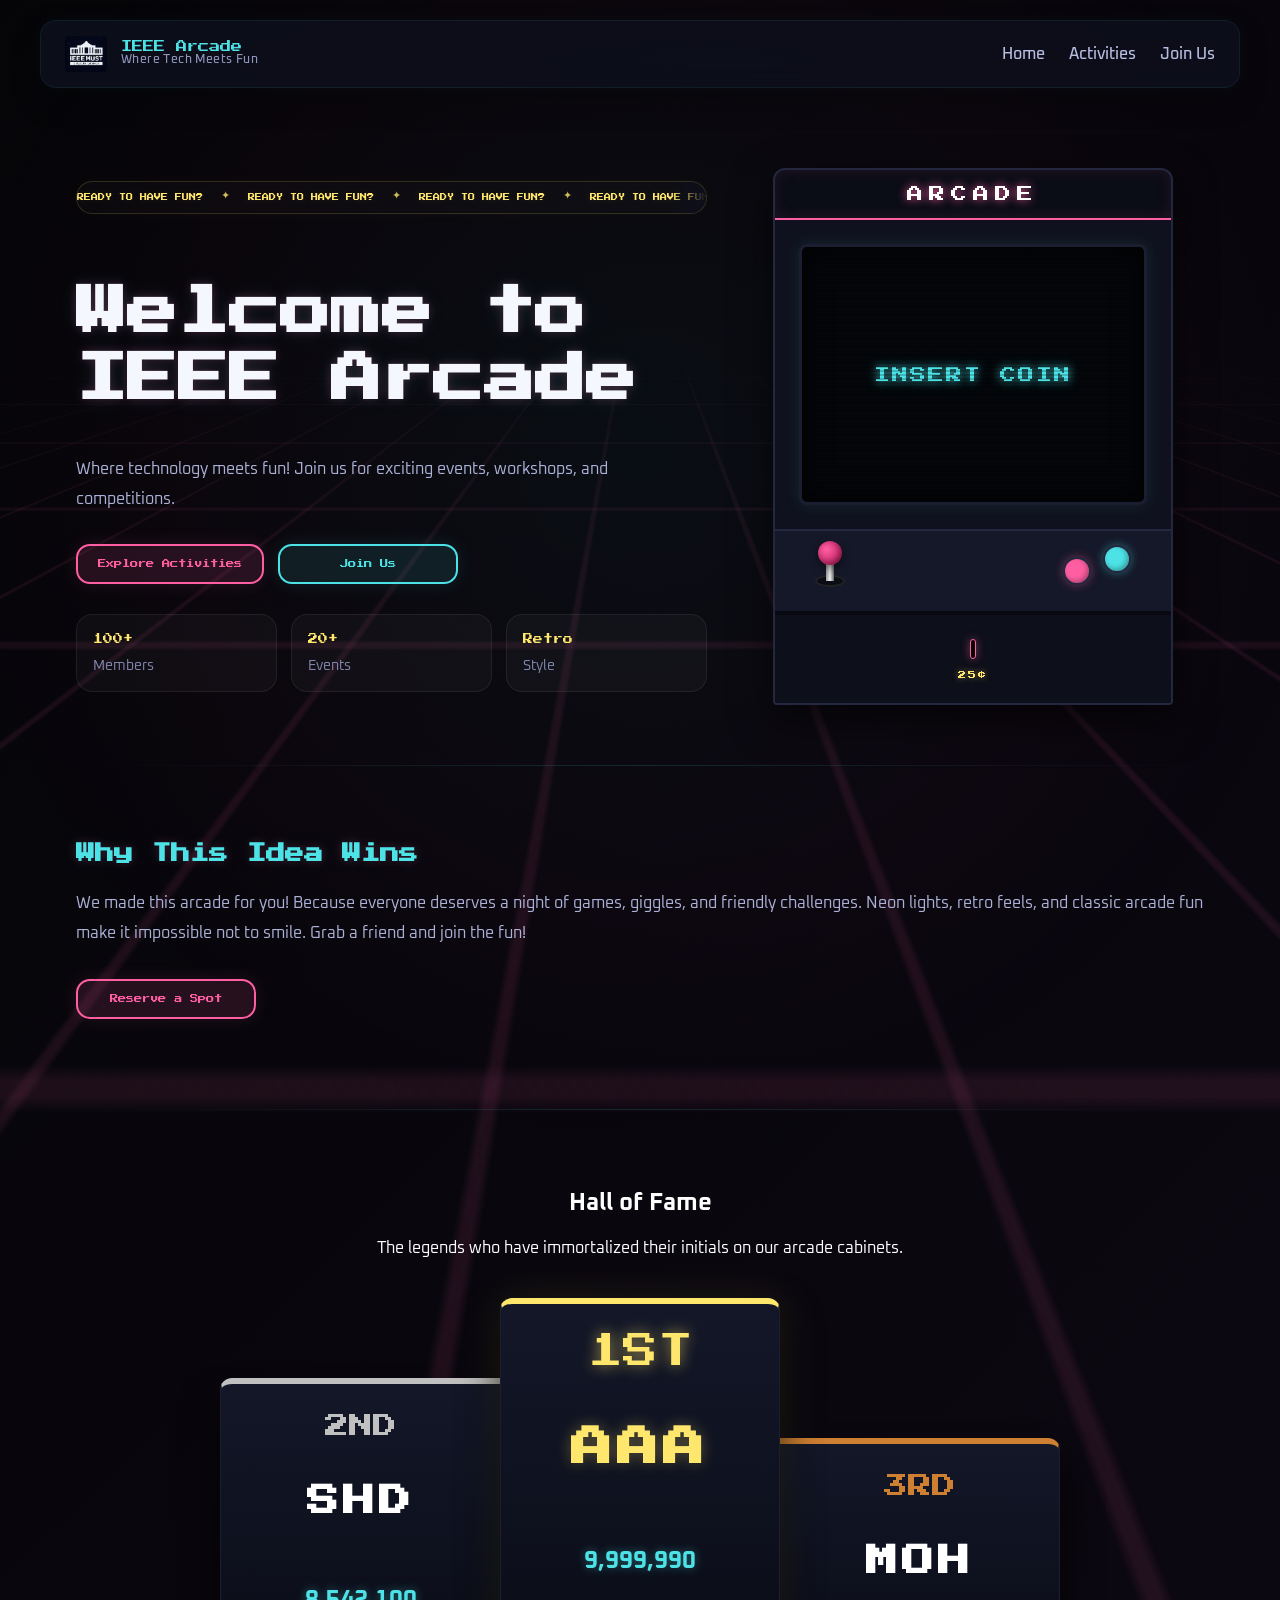
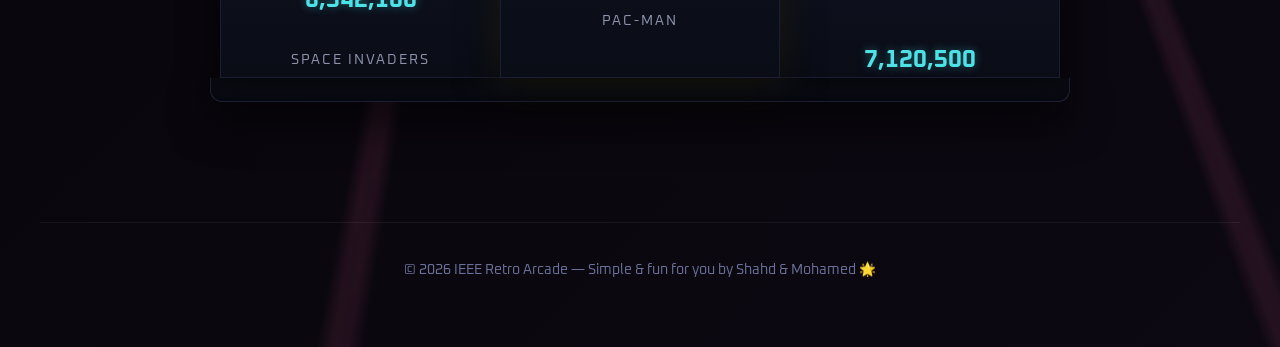
<file: index.html>
<!DOCTYPE html>
<html lang="en">
<head>
  <meta charset="UTF-8">
  <meta name="viewport" content="width=device-width, initial-scale=1.0">
  <title>IEEE Arcade</title>
  <link rel="stylesheet" href="style.css?v=2"> 
  <link rel="preconnect" href="https://fonts.googleapis.com">
  <link rel="preconnect" href="https://fonts.gstatic.com" crossorigin>
  <link href="https://fonts.googleapis.com/css2?family=Oxanium:wght@200..800&family=Press+Start+2P&display=swap" rel="stylesheet">


</head>
<body>
  <div></div>
  <div></div>
  <div></div> 
  <div></div>
  <div></div>

<header class="navbar">
  <div class="logo">
    <img src="./assets/logo.jpeg" class="logo-image">
    <div class="logo-divider">
      <span class="logo-text-main">IEEE Arcade</span>
      <span class="logo-text-sub">Where Tech Meets Fun</span>
  </div>
    
  </div>
  <nav class="nav-links">
    <a href="#home">Home</a>
    <a href="activities.html">Activities</a>
    <a href="join.html">Join Us</a>
  </nav>
</header>

<section id="home" class="home-section">
  <div class="home-content">
    <div class="home-left">

<div class="fun-strip">
  <div class="fun-track">
    <div class="fun-group">
      <span class="ticker-text">READY TO HAVE FUN?</span><span class="ticker-sep">✦</span>
      <span class="ticker-text">READY TO HAVE FUN?</span><span class="ticker-sep">✦</span>
      <span class="ticker-text">READY TO HAVE FUN?</span><span class="ticker-sep">✦</span>
      <span class="ticker-text">READY TO HAVE FUN?</span><span class="ticker-sep">✦</span>
      <span class="ticker-text">READY TO HAVE FUN?</span><span class="ticker-sep">✦</span>
      <span class="ticker-text">READY TO HAVE FUN?</span><span class="ticker-sep">✦</span>
    </div>

    <div class="fun-group">
      <span class="ticker-text">READY TO HAVE FUN?</span><span class="ticker-sep">✦</span>
      <span class="ticker-text">READY TO HAVE FUN?</span><span class="ticker-sep">✦</span>
      <span class="ticker-text">READY TO HAVE FUN?</span><span class="ticker-sep">✦</span>
      <span class="ticker-text">READY TO HAVE FUN?</span><span class="ticker-sep">✦</span>
      <span class="ticker-text">READY TO HAVE FUN?</span><span class="ticker-sep">✦</span>
      <span class="ticker-text">READY TO HAVE FUN?</span><span class="ticker-sep">✦</span>
    </div>
  </div>
</div>


      <h1>Welcome to IEEE Arcade</h1>
      <p class="message">
        Where technology meets fun! Join us for exciting events,
        workshops, and competitions.
      </p>

      <div class="home-buttons">
        <a href="activities.html" class="cta-button">Explore Activities</a>
        <a href="#join-us" class="cta-button secondary-button">Join Us</a>
      </div>

      <div class="stats">
        <div class="box">
          <span class="number">100+</span>
          <span class="label">Members</span>
        </div>

        <div class="box">
          <span class="number">20+</span>
          <span class="label">Events</span>
        </div>

        <div class="box">
          <span class="number">Retro</span>
          <span class="label">Style</span>
        </div>
      </div>
    </div>

    <div class="home-right">
      <div class="arcade-machine">
        
        <div class="am-marquee">ARCADE</div>
        
        
        <div class="am-screen-container">
          <div class="am-screen">
            <span class="am-screen-text">INSERT COIN</span>
            <div class="am-scanlines"></div>
          </div>
        </div>
        
        
        <div class="am-control-panel">
          <div class="am-joystick">
            <div class="am-stick"></div>
            <div class="am-stick-base"></div>
          </div>
          <div class="am-buttons">
            <span class="am-btn btn-a"></span>
            <span class="am-btn btn-b"></span>
          </div>
        </div>

        
        <div class="am-coin-door">
          <div class="am-slot"></div>
          <p class="am-coin-text">25¢</p>
        </div>
      </div>
    </div>
  </div>
</section>

<section class="home-section about-section">
  <h2 class="join-title" style="font-family: 'Press Start 2P', cursive; font-size: 1.2rem; color: #4de2e6; margin-bottom: 20px;">Why This Idea Wins</h2>
  <p class="message">
    We made this arcade for you! Because everyone deserves a night of games, giggles, and friendly challenges. 
    Neon lights, retro feels, and classic arcade fun make it impossible not to smile. Grab a friend and join the fun!
  </p>
  <div class="home-buttons">
    <a href="join.html" class="cta-button">Reserve a Spot</a>
  </div>
</section>


<section id="hall-of-fame" class="home-section">
  <div class="content-wrapper" style="text-align: center;">
    <h2 class="section-title">Hall of Fame</h2>
    <p class="section-desc" style="max-width: 600px; margin: 0 auto 40px auto;">
      The legends who have immortalized their initials on our arcade cabinets.
    </p>

    <div class="hof-grid">
      
      <div class="hof-card rank-1">
        <div class="hof-rank">1ST</div>
        <div class="hof-details">
          <h3 class="hof-initials">AAA</h3>
          <p class="hof-score">9,999,990</p>
          <span class="hof-game">Pac-Man</span>
        </div>
      </div>
      
      
      <div class="hof-card rank-2">
        <div class="hof-rank">2ND</div>
        <div class="hof-details">
          <h3 class="hof-initials">SHD</h3>
          <p class="hof-score">8,542,100</p>
          <span class="hof-game">Space Invaders</span>
        </div>
      </div>

      
      <div class="hof-card rank-3">
        <div class="hof-rank">3RD</div>
        <div class="hof-details">
          <h3 class="hof-initials">MOH</h3>
          <p class="hof-score">7,120,500</p>
          <span class="hof-game">Tetris</span>
        </div>
      </div>
    </div>
    <div class="hof-base"></div>
  </div>
</section>

<footer class="site-footer">
  <p>© 2026 IEEE Retro Arcade — Simple &amp; fun for you by Shahd &amp; Mohamed 🌟</p>
</footer>

</body>
</html>
</file>
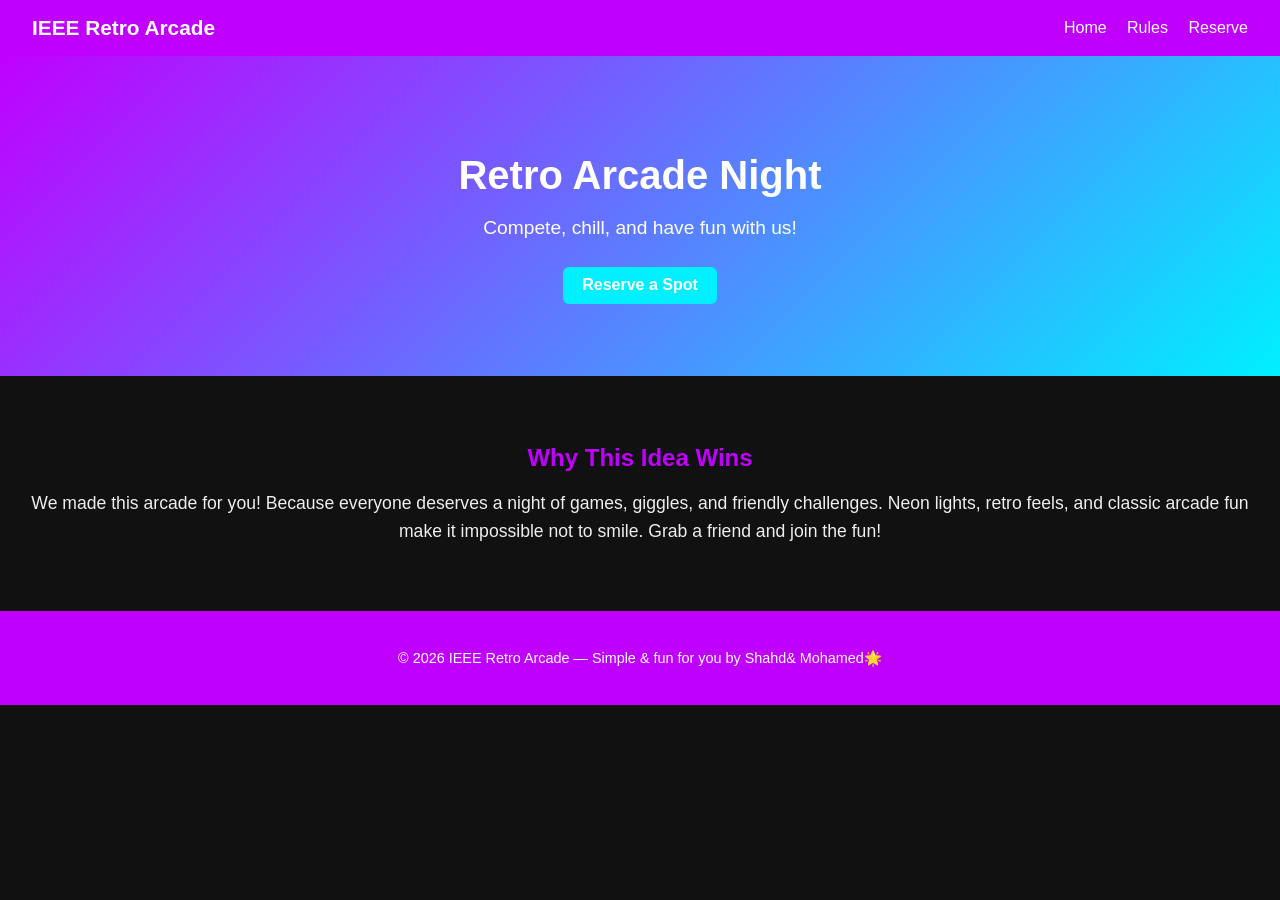
<file: shahd_work/index.html>
<!DOCTYPE html>
<html lang="en">
<head>
  <meta charset="UTF-8" />
  <meta name="viewport" content="width=device-width, initial-scale=1.0" />
  <title>IEEE Retro Arcade</title>
  <link rel="stylesheet" href="style.css" />
</head>
<body>
  <header class="site-header">
    <a class="brand" href="index.html">IEEE Retro Arcade</a>
    <nav>
      <a href="index.html">Home</a>
      <a href="rules.html">Rules</a>
      <a href="reserve.html">Reserve</a>
    </nav>
  </header>

  <section class="hero">
    <h1>Retro Arcade Night</h1>
    <p>Compete, chill, and have fun with us!</p>
    <a class="btn" href="reserve.html">Reserve a Spot</a>
  </section>

  <section class="about">
    <h2>Why This Idea Wins</h2>
    <p>
We made this arcade for you!
Because everyone deserves a night of games, giggles, and friendly challenges. 
Neon lights, retro feels, and classic arcade fun make it impossible not to smile. Grab a friend and join the fun!
    </p>
  </section>

  <footer>
    <p>© 2026 IEEE Retro Arcade — Simple & fun for you by 
Shahd& Mohamed🌟</p>
  </footer>
</body>
</html>
</file>
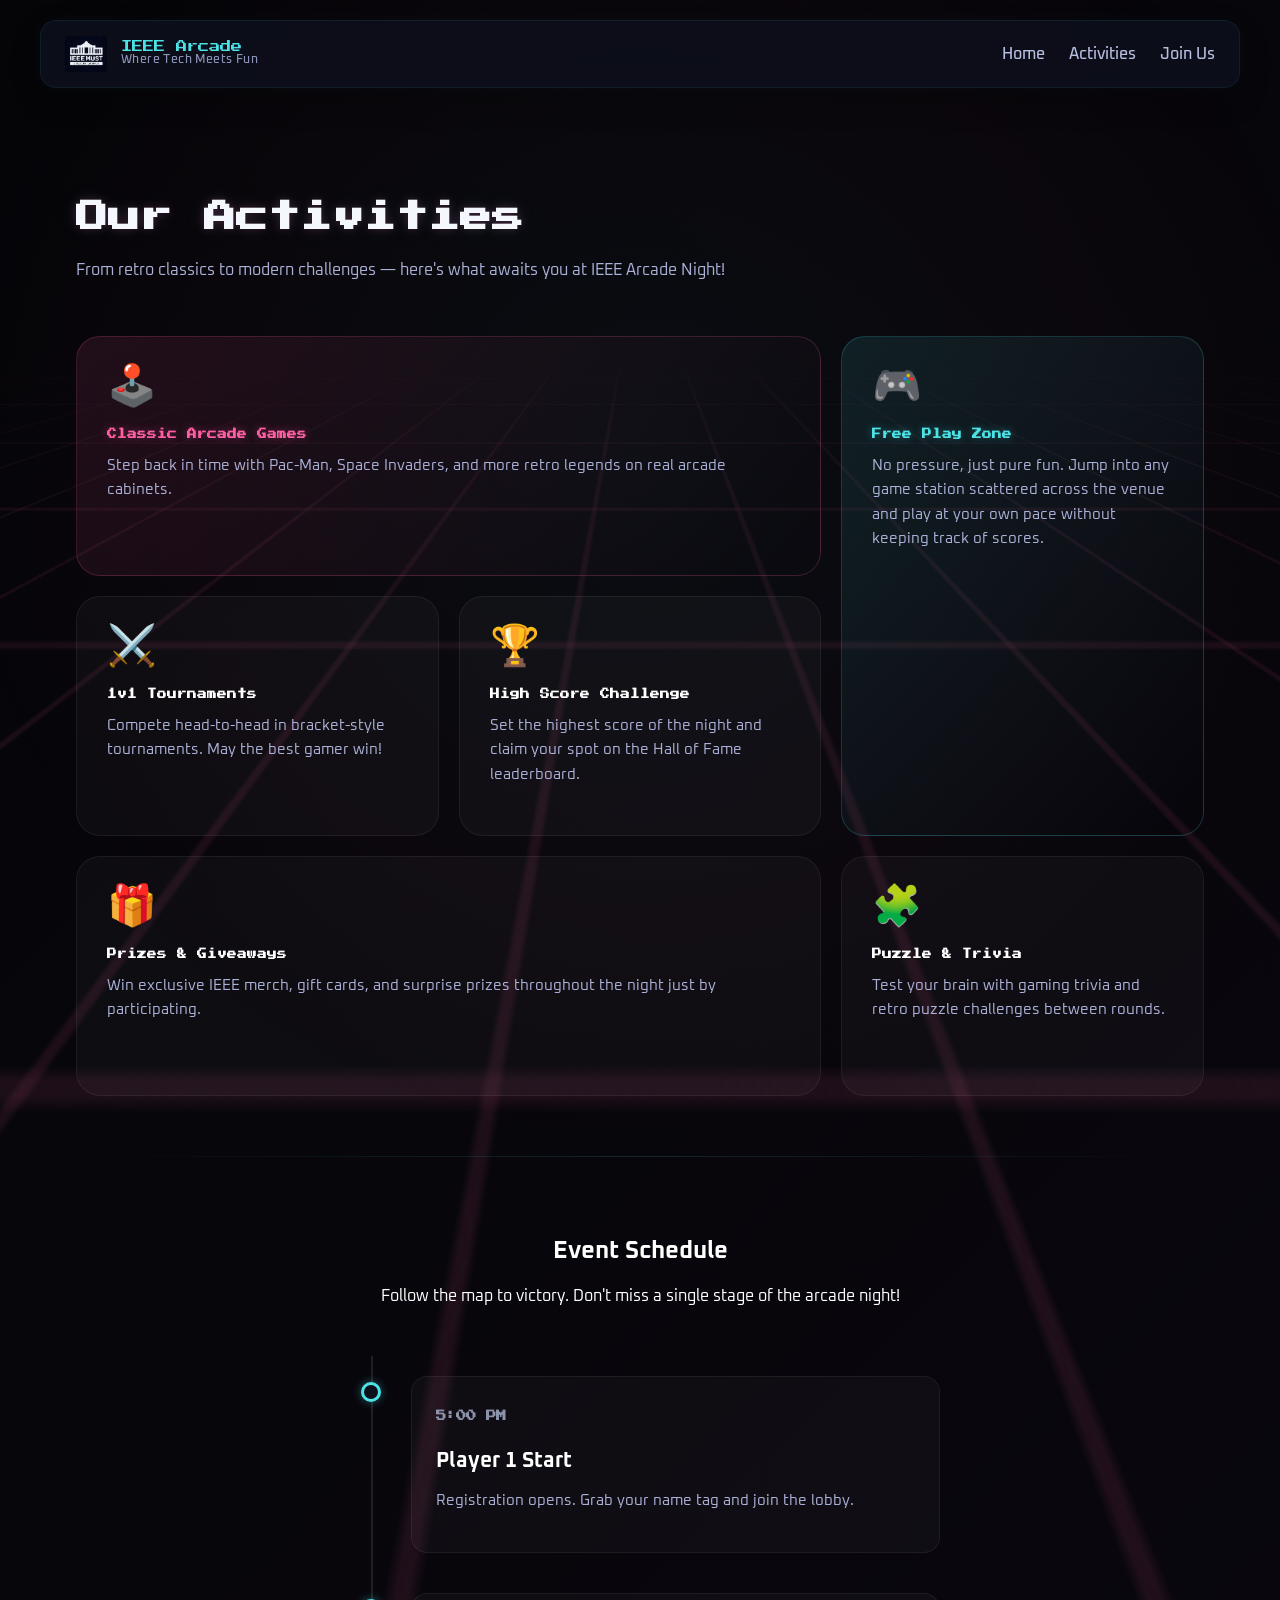
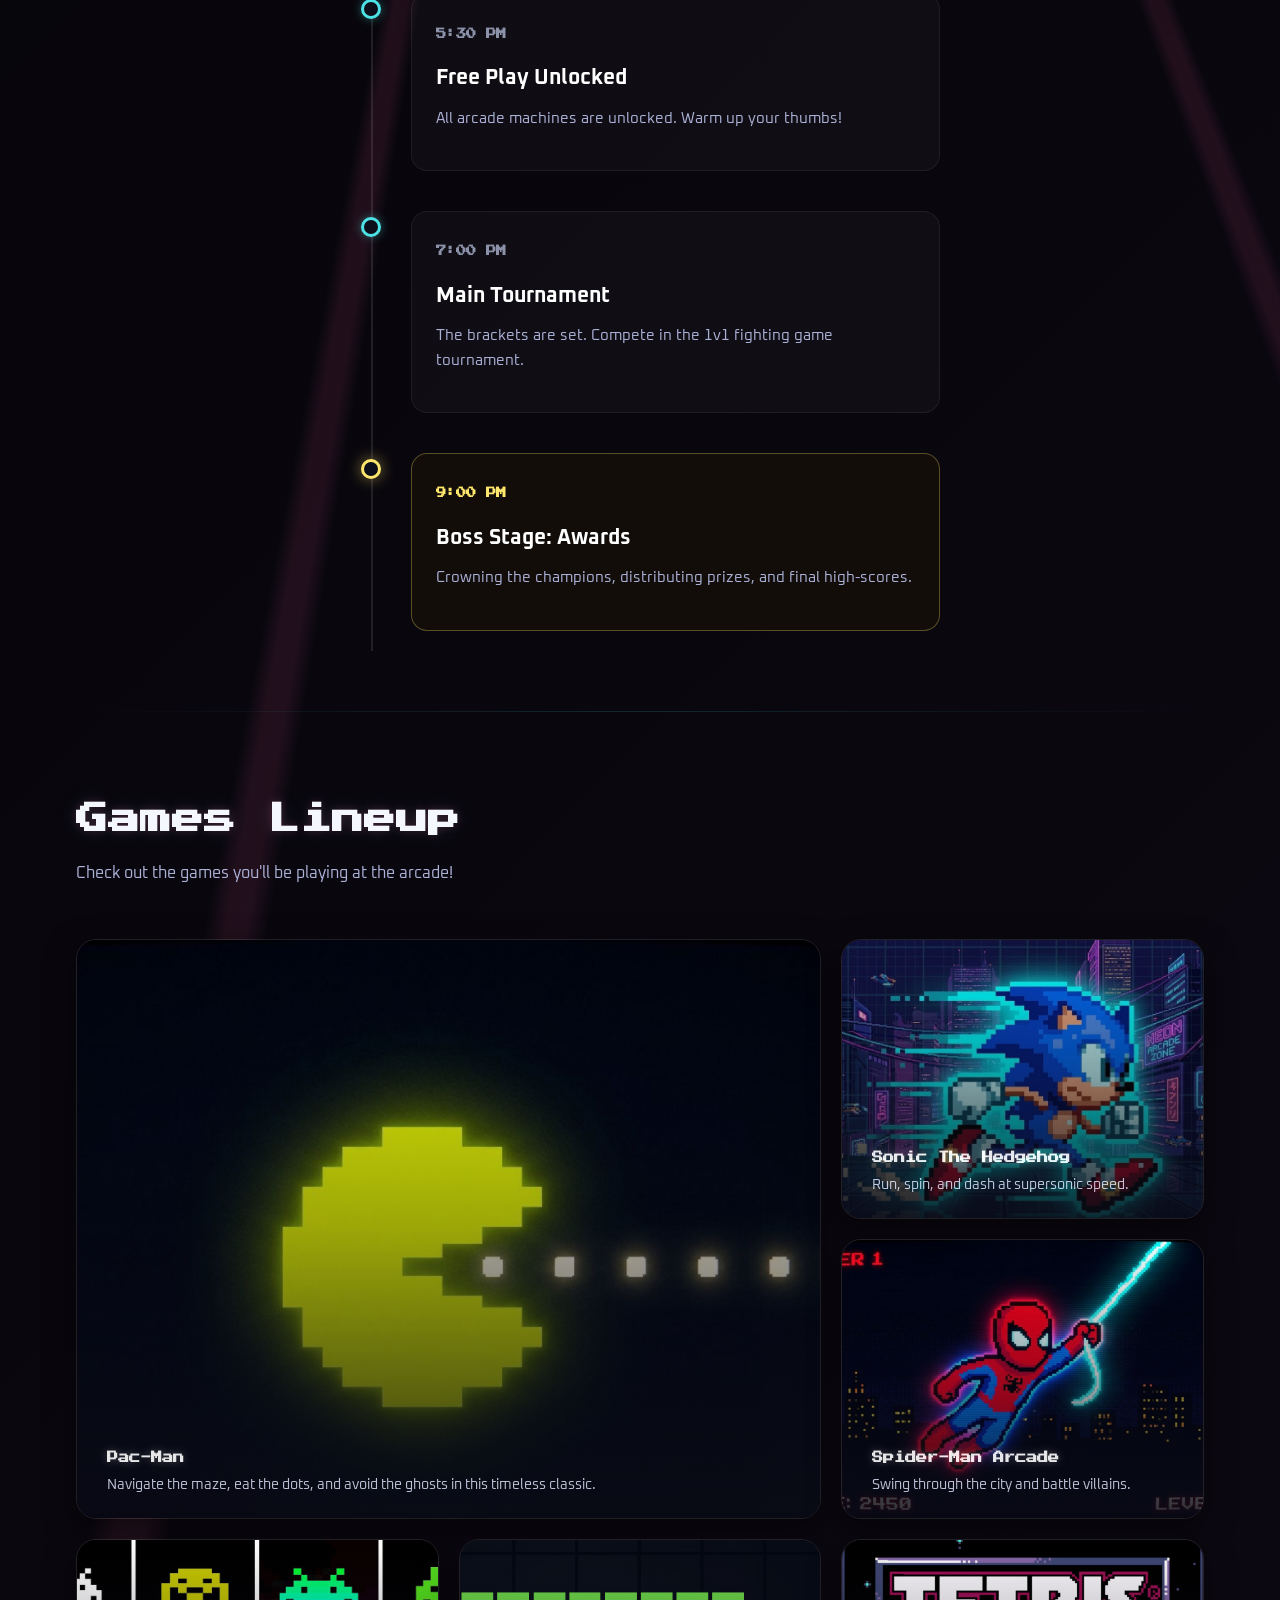
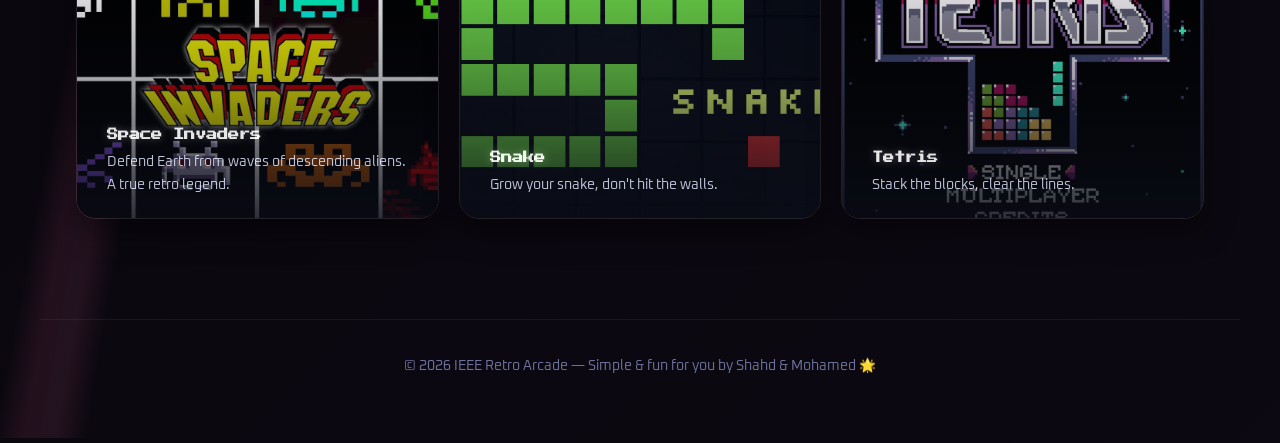
<file: activities.html>
<!DOCTYPE html>
<html lang="en">
<head>
  <meta charset="UTF-8">
  <meta name="viewport" content="width=device-width, initial-scale=1.0">
  <title>Activities — IEEE Arcade</title>
  <link rel="stylesheet" href="style.css?v=2">
  <link rel="preconnect" href="https://fonts.googleapis.com">
  <link rel="preconnect" href="https://fonts.gstatic.com" crossorigin>
  <link href="https://fonts.googleapis.com/css2?family=Oxanium:wght@200..800&family=Press+Start+2P&display=swap" rel="stylesheet">
  <style>
    /* Emergency cache bust override for bento card alignment */
    .bento-card { display: block !important; }
    .bento-content { display: flex !important; flex-direction: column !important; gap: 12px !important; }
    .activity-icon { margin-bottom: 8px !important; }
  </style>
</head>
<body>

<header class="navbar">
  <div class="logo">
    <img src="./assets/logo.jpeg" class="logo-image">
    <div class="logo-divider">
      <span class="logo-text-main">IEEE Arcade</span>
      <span class="logo-text-sub">Where Tech Meets Fun</span>
    </div>
  </div>
  <nav class="nav-links">
    <a href="index.html">Home</a>
    <a href="activities.html">Activities</a>
    <a href="join.html">Join Us</a>
  </nav>
</header>

<section class="home-section">
  <h2 class="join-title">Our Activities</h2>
  <p class="message" style="margin-bottom: 50px;">From retro classics to modern challenges — here's what awaits you at IEEE Arcade Night!</p>

  <div class="activities-bento">
    
    <div class="bento-card bento-wide bento-feature-1">
      <div class="bento-content">
        <span class="activity-icon">🕹️</span>
        <h3 class="activity-name">Classic Arcade Games</h3>
        <p class="activity-desc">Step back in time with Pac-Man, Space Invaders, and more retro legends on real arcade cabinets.</p>
      </div>
    </div>

    
    <div class="bento-card bento-tall bento-feature-2">
      <div class="bento-content">
        <span class="activity-icon">🎮</span>
        <h3 class="activity-name">Free Play Zone</h3>
        <p class="activity-desc">No pressure, just pure fun. Jump into any game station scattered across the venue and play at your own pace without keeping track of scores.</p>
      </div>
    </div>

    
    <div class="bento-card">
      <div class="bento-content">
        <span class="activity-icon">⚔️</span>
        <h3 class="activity-name">1v1 Tournaments</h3>
        <p class="activity-desc">Compete head-to-head in bracket-style tournaments. May the best gamer win!</p>
      </div>
    </div>

    
    <div class="bento-card">
      <div class="bento-content">
        <span class="activity-icon">🏆</span>
        <h3 class="activity-name">High Score Challenge</h3>
        <p class="activity-desc">Set the highest score of the night and claim your spot on the Hall of Fame leaderboard.</p>
      </div>
    </div>

    
    <div class="bento-card bento-wide">
      <div class="bento-content">
        <span class="activity-icon">🎁</span>
        <h3 class="activity-name">Prizes & Giveaways</h3>
        <p class="activity-desc">Win exclusive IEEE merch, gift cards, and surprise prizes throughout the night just by participating.</p>
      </div>
    </div>

    
    <div class="bento-card">
      <div class="bento-content">
        <span class="activity-icon">🧩</span>
        <h3 class="activity-name">Puzzle & Trivia</h3>
        <p class="activity-desc">Test your brain with gaming trivia and retro puzzle challenges between rounds.</p>
      </div>
    </div>
  </div>
</section>


<section class="home-section timeline-section">
  <div class="content-wrapper">
    <h2 class="section-title" style="text-align: center;">Event Schedule</h2>
    <p class="section-desc" style="text-align: center; margin-bottom: 50px;">
      Follow the map to victory. Don't miss a single stage of the arcade night!
    </p>

    <div class="simple-timeline">
      
      
      <div class="timeline-item">
        <div class="timeline-marker"></div>
        <div class="timeline-card">
          <h3 class="node-time">5:00 PM</h3>
          <h4 class="node-title">Player 1 Start</h4>
          <p class="node-desc">Registration opens. Grab your name tag and join the lobby.</p>
        </div>
      </div>

      
      <div class="timeline-item">
        <div class="timeline-marker"></div>
        <div class="timeline-card">
          <h3 class="node-time">5:30 PM</h3>
          <h4 class="node-title">Free Play Unlocked</h4>
          <p class="node-desc">All arcade machines are unlocked. Warm up your thumbs!</p>
        </div>
      </div>

      
      <div class="timeline-item">
        <div class="timeline-marker"></div>
        <div class="timeline-card">
          <h3 class="node-time">7:00 PM</h3>
          <h4 class="node-title">Main Tournament</h4>
          <p class="node-desc">The brackets are set. Compete in the 1v1 fighting game tournament.</p>
        </div>
      </div>

      
      <div class="timeline-item">
        <div class="timeline-marker boss-marker"></div>
        <div class="timeline-card boss-card">
          <h3 class="node-time" style="color: #ffe66d;">9:00 PM</h3>
          <h4 class="node-title">Boss Stage: Awards</h4>
          <p class="node-desc">Crowning the champions, distributing prizes, and final high-scores.</p>
        </div>
      </div>

    </div>
  </div>
</section>

<section class="home-section">
  <h2 class="join-title">Games Lineup</h2>
  <p class="message" style="margin-bottom: 50px;">Check out the games you'll be playing at the arcade!</p>

  <div class="games-poster-grid">
    <div class="poster-card poster-large">
      <img src="./assets/pac.jpeg" alt="Pac-Man" class="poster-img">
      <div class="poster-overlay">
        <div class="poster-text">
          <h3 class="activity-name">Pac-Man</h3>
          <p class="activity-desc">Navigate the maze, eat the dots, and avoid the ghosts in this timeless classic.</p>
        </div>
      </div>
    </div>

    <div class="poster-card">
      <img src="./assets/sonic.jpeg" alt="Sonic" class="poster-img">
      <div class="poster-overlay">
        <div class="poster-text">
          <h3 class="activity-name">Sonic The Hedgehog</h3>
          <p class="activity-desc">Run, spin, and dash at supersonic speed.</p>
        </div>
      </div>
    </div>

    <div class="poster-card">
      <img src="./assets/spider.jpeg" alt="Spider-Man" class="poster-img">
      <div class="poster-overlay">
        <div class="poster-text">
          <h3 class="activity-name">Spider-Man Arcade</h3>
          <p class="activity-desc">Swing through the city and battle villains.</p>
        </div>
      </div>
    </div>

    <div class="poster-card">
      <img src="./assets/spaceinvaders.jpg" alt="Space Invaders" class="poster-img">
      <div class="poster-overlay">
        <div class="poster-text">
          <h3 class="activity-name">Space Invaders</h3>
          <p class="activity-desc">Defend Earth from waves of descending aliens. A true retro legend.</p>
        </div>
      </div>
    </div>

    <div class="poster-card">
      <img src="./assets/snake.jpg" alt="Snake" class="poster-img">
      <div class="poster-overlay">
        <div class="poster-text">
          <h3 class="activity-name">Snake</h3>
          <p class="activity-desc">Grow your snake, don't hit the walls.</p>
        </div>
      </div>
    </div>

    <div class="poster-card">
      <img src="./assets/tetris.webp" alt="Tetris" class="poster-img">
      <div class="poster-overlay">
        <div class="poster-text">
          <h3 class="activity-name">Tetris</h3>
          <p class="activity-desc">Stack the blocks, clear the lines.</p>
        </div>
      </div>
    </div>
  </div>
</section>

<footer class="site-footer">
  <p>© 2026 IEEE Retro Arcade — Simple &amp; fun for you by Shahd &amp; Mohamed 🌟</p>
</footer>

</body>
</html>
</file>
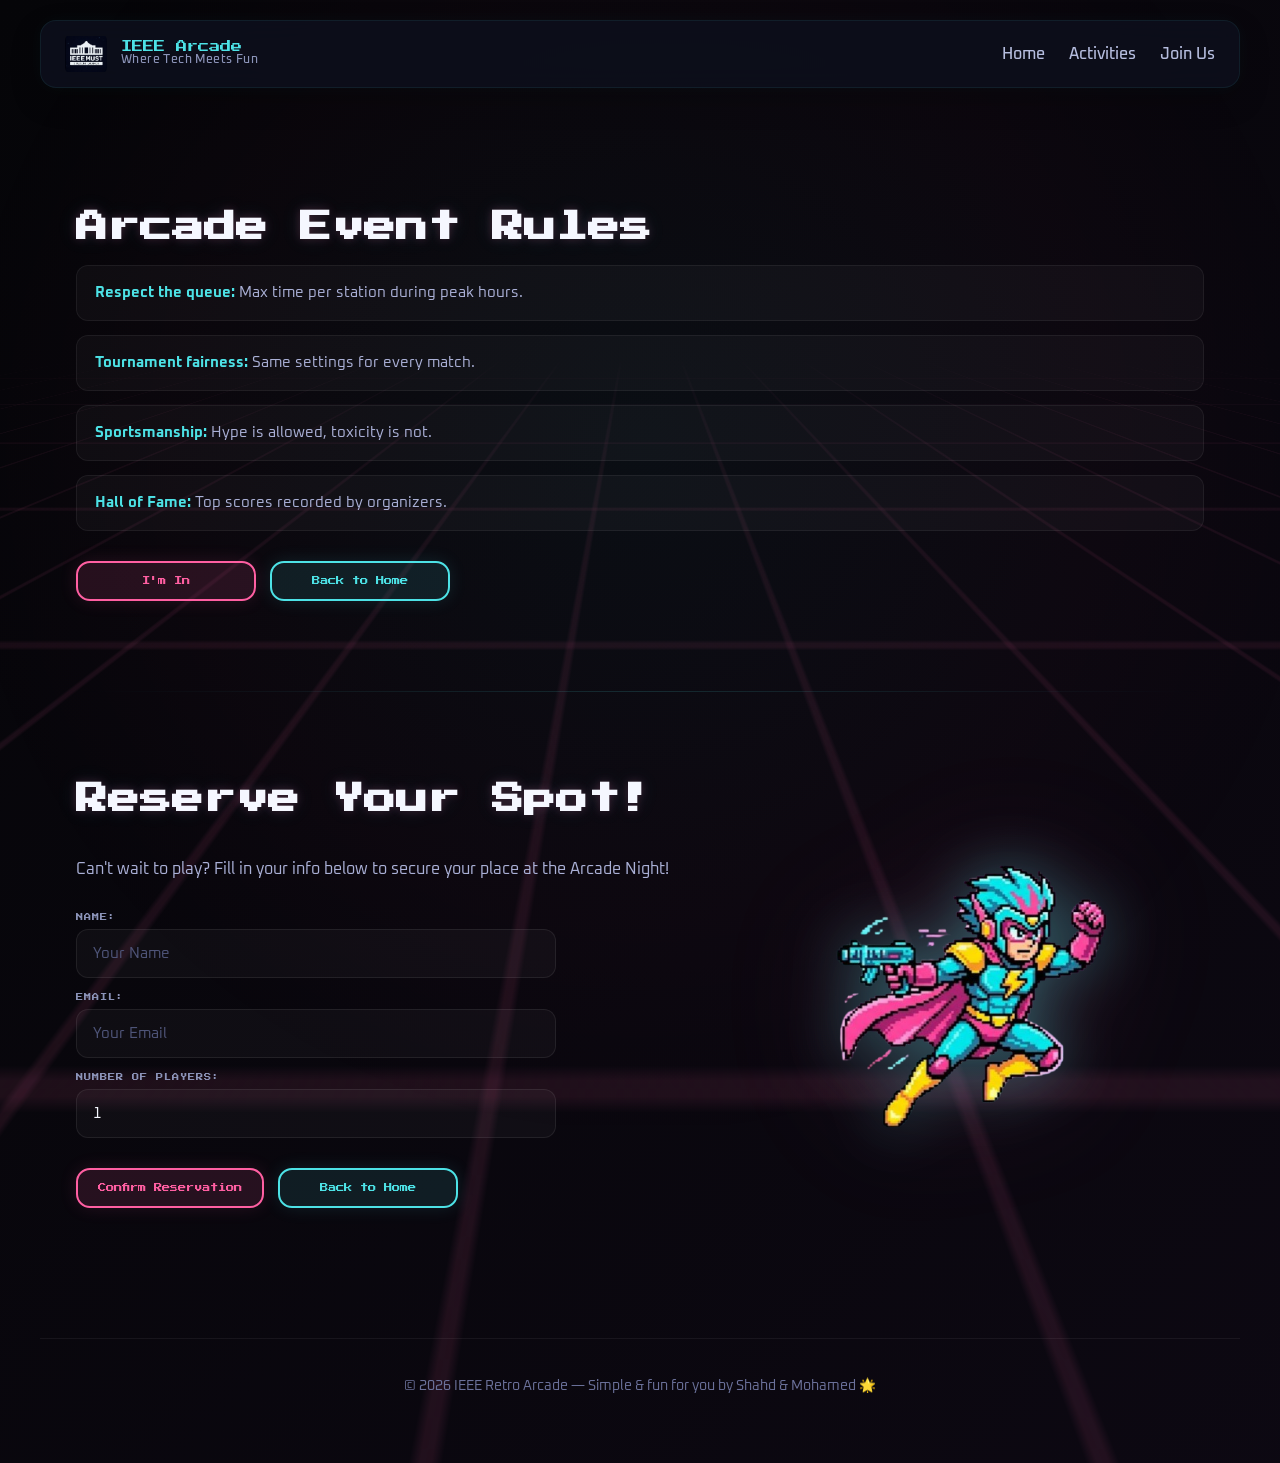
<file: join.html>
<!DOCTYPE html>
<html lang="en">
<head>
  <meta charset="UTF-8">
  <meta name="viewport" content="width=device-width, initial-scale=1.0">
  <title>Join Us — IEEE Arcade</title>
  <link rel="stylesheet" href="style.css?v=2">
  <link rel="preconnect" href="https://fonts.googleapis.com">
  <link rel="preconnect" href="https://fonts.gstatic.com" crossorigin>
  <link href="https://fonts.googleapis.com/css2?family=Oxanium:wght@200..800&family=Press+Start+2P&display=swap" rel="stylesheet">
</head>
<body>

<header class="navbar">
  <div class="logo">
    <img src="./assets/logo.jpeg" class="logo-image">
    <div class="logo-divider">
      <span class="logo-text-main">IEEE Arcade</span>
      <span class="logo-text-sub">Where Tech Meets Fun</span>
    </div>
  </div>
  <nav class="nav-links">
    <a href="index.html">Home</a>
    <a href="activities.html">Activities</a>
    <a href="join.html">Join Us</a>
  </nav>
</header>

<section class="home-section rules-section">
  <h2 class="join-title">Arcade Event Rules</h2>
  <ul class="rules-list">
    <li><strong>Respect the queue:</strong> Max time per station during peak hours.</li>
    <li><strong>Tournament fairness:</strong> Same settings for every match.</li>
    <li><strong>Sportsmanship:</strong> Hype is allowed, toxicity is not.</li>
    <li><strong>Hall of Fame:</strong> Top scores recorded by organizers.</li>
  </ul>

  <div class="home-buttons">
    <a class="cta-button" href="index.html">I'm In</a>
    <a class="cta-button secondary-button" href="index.html">Back to Home</a>
  </div>
</section>

<section class="home-section">
  <div class="home-content">
    <div class="home-left">
      <h2 class="join-title">Reserve Your Spot!</h2>
      <p class="message">Can't wait to play? Fill in your info below to secure your place at the Arcade Night!</p>

      <div class="reserve-info">
        <label>Name: <input type="text" placeholder="Your Name"></label>
        <label>Email: <input type="email" placeholder="Your Email"></label>
        <label>Number of Players: <input type="number" min="1" value="1"></label>
      </div>

      <div class="home-buttons">
        <a class="cta-button" href="index.html">Confirm Reservation</a>
        <a class="cta-button secondary-button" href="index.html">Back to Home</a>
      </div>
    </div>

    <div class="home-right">
      <img src="./assets/image.png" alt="Arcade Character" class="reserve-image">
    </div>
  </div>
</section>



<footer class="site-footer">
  <p>© 2026 IEEE Retro Arcade — Simple &amp; fun for you by Shahd &amp; Mohamed 🌟</p>
</footer>

</body>
</html>
</file>
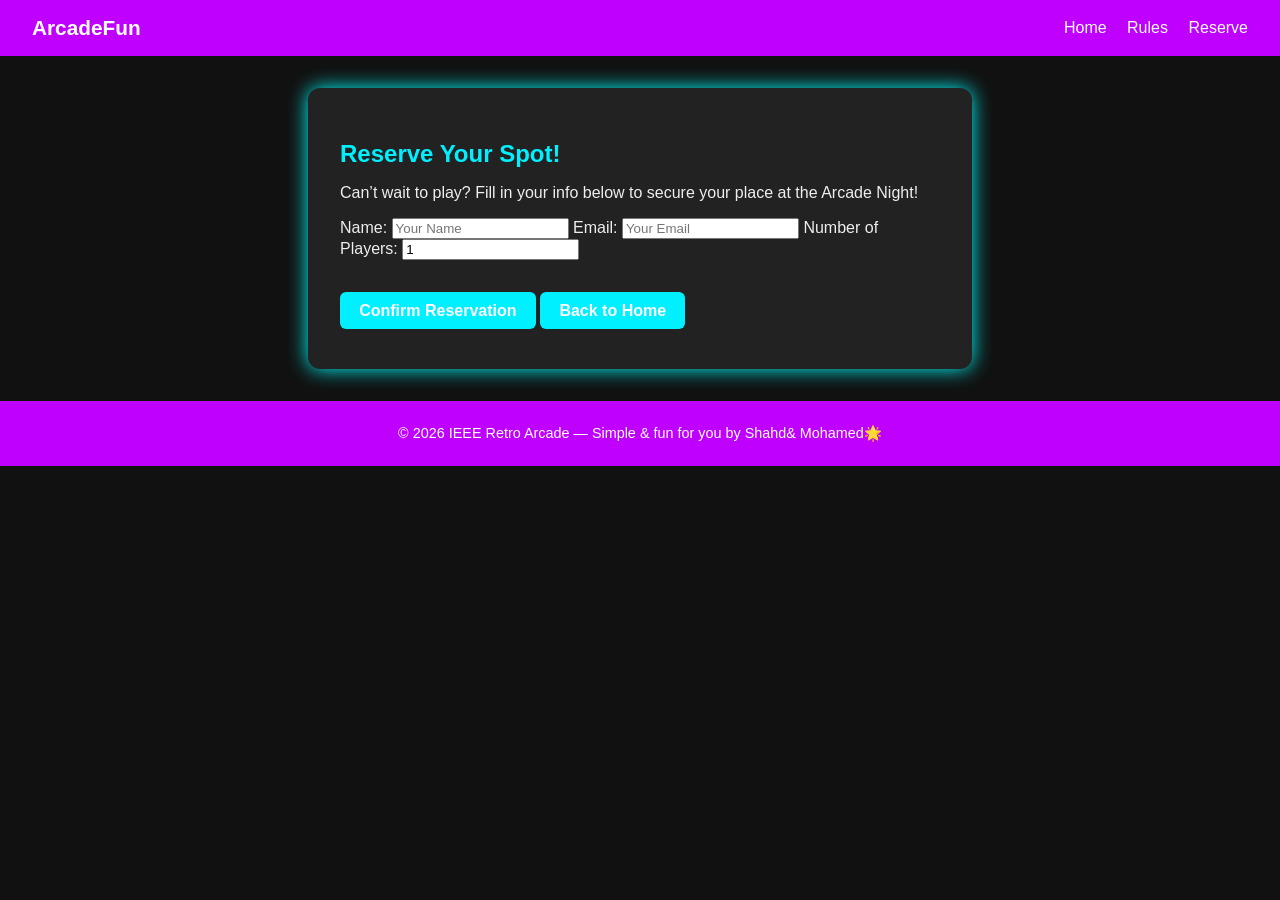
<file: shahd_work/reserve.html>
<!DOCTYPE html>
<html lang="en">
<head>
  <meta charset="UTF-8">
  <meta name="viewport" content="width=device-width, initial-scale=1.0">
  <title>Reserve Your Spot - Arcade Event</title>
  <link rel="stylesheet" href="style.css">
</head>
<body>
  <header class="site-header">
    <a href="index.html" class="brand">ArcadeFun</a>
    <nav>
      <a href="index.html">Home</a>
      <a href="rules.html">Rules</a>
      <a href="reserve.html">Reserve</a>
    </nav>
  </header>

  <main class="reserve-page">
    <section>
      <h2>Reserve Your Spot!</h2>
      <p>Can’t wait to play? Fill in your info below to secure your place at the Arcade Night!</p>

      <div class="reserve-info">
        <label>Name: <input type="text" placeholder="Your Name"></label>
        <label>Email: <input type="email" placeholder="Your Email"></label>
        <label>Number of Players: <input type="number" min="1" value="1"></label>
      </div>

      <div class="hero-actions">
        <a class="btn btn-primary" href="index.html">Confirm Reservation</a>
        <a class="btn btn-ghost" href="index.html">Back to Home</a>
      </div>
    </section>
  </main>

  <footer>© 2026 IEEE Retro Arcade — Simple & fun for you by 
Shahd& Mohamed🌟
</footer>
</body>
</html>
</file>
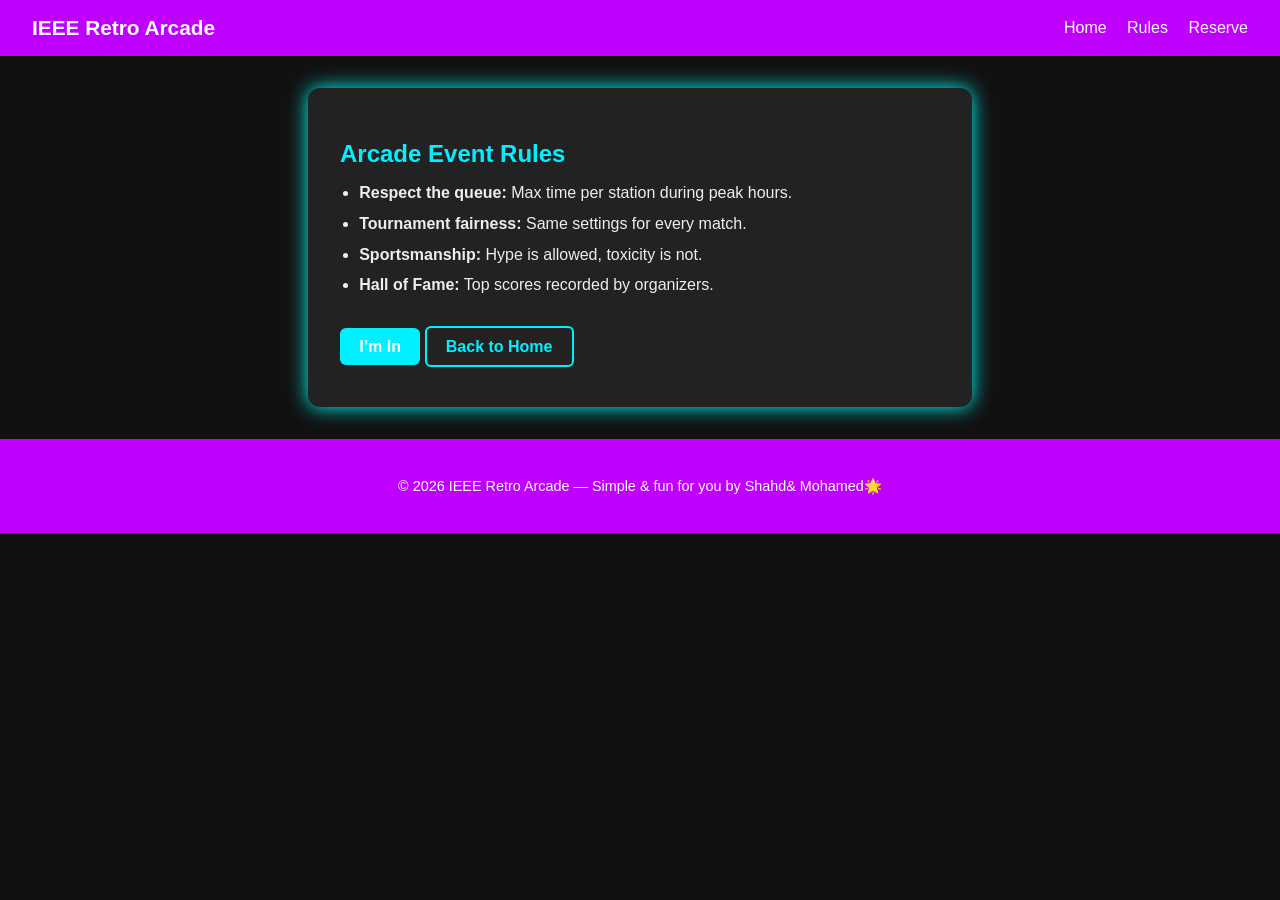
<file: shahd_work/rules.html>
<!DOCTYPE html>
<html lang="en">
<head>
  <meta charset="UTF-8" />
  <meta name="viewport" content="width=device-width, initial-scale=1.0" />
  <title>Arcade Rules</title>
  <link rel="stylesheet" href="style.css" />
</head>
<body>
  <header class="site-header">
    <a class="brand" href="index.html">IEEE Retro Arcade</a>
    <nav>
      <a href="index.html">Home</a>
      <a href="rules.html">Rules</a>
      <a href="reserve.html">Reserve</a>
    </nav>
  </header>

  <section class="rules-page">
    <h2>Arcade Event Rules</h2>
    <ul>
      <li><strong>Respect the queue:</strong> Max time per station during peak hours.</li>
      <li><strong>Tournament fairness:</strong> Same settings for every match.</li>
      <li><strong>Sportsmanship:</strong> Hype is allowed, toxicity is not.</li>
      <li><strong>Hall of Fame:</strong> Top scores recorded by organizers.</li>
    </ul>

    <div class="hero-actions">
      <a class="btn" href="reserve.html">I’m In</a>
      <a class="btn ghost" href="index.html">Back to Home</a>
    </div>
  </section>

  <footer>
    <p>© 2026 IEEE Retro Arcade — Simple & fun for you by 
Shahd& Mohamed🌟</p>
  </footer>
</body>
</html>
</file>
<file: style.css>
*, *::before, *::after {
  box-sizing: border-box;
}

html {
  max-width: 100vw;
  overflow-x: hidden;
}

body {
  margin: 0;
  background: linear-gradient(135deg, #050508 0%, #0e0914 30%, #060e15 70%, #08080f 100%);
  background-size: 400% 400%;
  animation: bgPulse 15s ease infinite alternate;
  color: white;
  font-family: "Oxanium", sans-serif;
  overflow-x: hidden; 
  width: 100%;
}

@keyframes bgPulse {
  0% { background-position: 0% 50%; }
  50% { background-position: 100% 50%; }
  100% { background-position: 0% 50%; }
}

body::before {
  content: "";
  position: fixed;
  bottom: -20vh; 
  left: -50vw; 
  right: -50vw;
  height: 80vh; 
  z-index: -2;
  background-image: 
    linear-gradient(rgba(255, 95, 162, 0.12) 2px, transparent 2px),
    linear-gradient(90deg, rgba(255, 95, 162, 0.12) 2px, transparent 2px);
  background-size: 60px 60px;
  transform: perspective(400px) rotateX(75deg);
  transform-origin: top center;
  animation: gridMove 2s linear infinite;
  pointer-events: none;
  
  mask-image: linear-gradient(to bottom, transparent 0%, black 70%);
  -webkit-mask-image: linear-gradient(to bottom, transparent 0%, black 70%);
}

@keyframes gridMove {
  0% { transform: perspective(400px) rotateX(75deg) translateY(0); }
  100% { transform: perspective(400px) rotateX(75deg) translateY(60px); }
}


body::after {
  content: "";
  position: fixed;
  top: 50%; left: 50%;
  transform: translate(-50%, -50%);
  width: 150vw; height: 150vh;
  z-index: -3;
  
  background: radial-gradient(circle at center, rgba(77, 226, 230, 0.04) 0%, rgba(255, 95, 162, 0.02) 40%, transparent 60%);
  animation: pulseGlow 5s ease-in-out infinite alternate;
  pointer-events: none;
}

@keyframes pulseGlow {
  0% { opacity: 0.3; transform: translate(-50%, -50%) scale(0.9); }
  100% { opacity: 0.8; transform: translate(-50%, -50%) scale(1.1); }
}

.navbar {
width: min(1200px, calc(100% - 32px));
margin: 20px auto ;
padding: 12px 24px;
background: rgba(13,15,28,0.88);
border-radius: 16px;
border: 1px solid rgba(77, 226, 230, 0.08);
backdrop-filter: blur(12px);
box-shadow: 0 12px 30px rgba(0, 0, 0, 0.22),
    0 0 18px rgba(77, 226, 230, 0.04);

display: flex;
justify-content: space-between;
align-items: center;

position: sticky;
top: 14px;
z-index: 1000;
}

.logo{
  display: flex;
  align-items: center;
  gap: 14px;
}

.logo-divider {
  display: flex;
  flex-direction: column;
  justify-content: center;
  line-height: 1.2;
}

.logo-image {
  width: 42px;
  height: 42px;
  object-fit: contain;
  border-radius: 8px;
}

.logo-text-main {
    font-family: "Press Start 2P", cursive;
  font-size: 0.7rem;
  font-weight: 500;
  color: #4de2e6;
}
.logo-text-sub {
  font-family: "Oxanium", sans-serif;
  font-size: 0.78rem;
  color: #8b93b8;
  font-weight: 500;
  letter-spacing: 0.4px;
}

.nav-links {
  display: flex;
  gap: 24px;
  align-items: center;
}

.nav-links a {
font-family: "Oxanium", sans-serif;
font-size: 1rem;
font-weight: 500;
color: #b6bddf;
text-decoration: none;
transition: 0.3s ease;
position: relative;
}

.nav-links a:hover {
color: #ffe66d;
}

.nav-links a::after {
content: "";
position: absolute;
left: 0;
bottom: -6px;
width: 0;
height: 2px;
background: #ffe66d;
transition: 0.3s ease;
box-shadow: 0 0 8px rgba(255, 230, 109, 0.4);
}

.nav-links a:hover::after {
width: 100%;
}
.home-section{
  width: min(1200px, calc(100% - 48px));
  margin: 0 auto;
  padding: 60px 36px;
  position: relative;
}
.home-section::before {
  content: "";
  position: absolute;
  top: 0;
  left: 36px;
  right: 36px;
  height: 1px;
  background: linear-gradient(to right, transparent, rgba(77, 226, 230, 0.15), transparent);
}
.home-section:first-of-type::before {
  display: none;
}

.home-content {
  display: flex;
  gap: 36px;
  align-items: center;
}

.home-left {
  display: flex;
  flex-direction: column;
  flex: 1 1 55%;
  min-width: 0;
}

.home-right {
  display: flex;
  justify-content: center;
  align-items: center;
  flex: 1 1 40%;
  min-width: 0;
}
.fun{
font-family: "Press Start 2P", cursive;
font-size: 0.55rem;
color: #ffe66d;
margin-bottom: 18px;
line-height: 1.8;
}
.home-left h1 {
font-family: "Press Start 2P", cursive;
font-size: clamp(1.7rem, 4vw, 3.2rem);
line-height: 1.3;
color: #f5f7ff;
margin-bottom: 24px;
text-shadow:
    0 0 10px rgba(255, 95, 162, 0.2),
    0 0 20px rgba(77, 226, 230, 0.12)
}
.message {
font-family: "Oxanium", sans-serif;
font-size: 1rem;
line-height: 1.9;
color: #aab0d6;
margin-bottom: 30px;
max-height: 620px;
}

.home-buttons {
display: flex;
gap: 14px;
margin-bottom: 30px;
flex-wrap: wrap;
}

.cta-button {
  display: inline-flex;
  justify-content: center;
  align-items: center;
  min-width: 180px;
  padding: 14px 20px;
  border-radius: 14px;
  font-family: "Press Start 2P", cursive;
  font-size: 0.52rem;
  text-decoration: none;
  border: 2px solid #ff5fa2;
  color: #ff5fa2;
  background: rgba(255, 95, 162, 0.12);
  box-shadow: 0 0 18px rgba(255, 95, 162, 0.12);
  transition: background 0.3s ease, box-shadow 0.3s ease;
}

.cta-button:hover {
  background: rgba(255, 95, 162, 0.25);
  box-shadow: 0 0 24px rgba(255, 95, 162, 0.2);
}

.secondary-button {
  border-color: #4de2e6;
  color: #4de2e6;
  background: rgba(77, 226, 230, 0.1);
  box-shadow: 0 0 18px rgba(77, 226, 230, 0.12);
}

.secondary-button:hover {
  background: rgba(77, 226, 230, 0.22);
  box-shadow: 0 0 24px rgba(77, 226, 230, 0.2);
}



.stats {
  display: grid;
  grid-template-columns: repeat(3, minmax(140px, 1fr));
  gap: 14px;
  max-width: 720px;
}

.box {
  background: rgba(255, 255, 255, 0.03);
  border: 1px solid rgba(255, 255, 255, 0.07);
  border-radius: 16px;
  padding: 16px;
}

.number {
  display: block;
  font-family: "Press Start 2P", cursive;
  font-size: 0.62rem;
  line-height: 1.8;
  color: #ffe66d;
  margin-bottom: 8px;
}

.label {
  display: block;
  font-family: "Oxanium", sans-serif;
  font-size: 0.9rem;
  color: #7f86ad;
}




.arcade-machine {
  width: 100%;
  max-width: 400px;
  background: #080911;
  border-radius: 12px 12px 4px 4px;
  border: 2px solid #232840;
  display: flex;
  flex-direction: column;
  position: relative;
  box-shadow: 
    0 15px 40px rgba(0,0,0,0.6),
    inset 0 2px 0 rgba(77, 226, 230, 0.3);
  margin: auto;
  overflow: hidden;
}

.am-marquee {
  font-family: "Press Start 2P", cursive;
  font-size: 1rem;
  text-align: center;
  padding: 16px;
  background: #0a0c16;
  color: #fff;
  letter-spacing: 6px;
  border-bottom: 2px solid #ff5fa2;
  box-shadow: inset 0 0 15px rgba(255, 95, 162, 0.1);
  text-shadow: 0 0 10px #ff5fa2;
}

.am-screen-container {
  padding: 24px;
  background: #0f121e;
  border-bottom: 2px solid #232840;
}

.am-screen {
  position: relative;
  width: 100%;
  aspect-ratio: 4 / 3;
  background: #04060a;
  border-radius: 8px;
  border: 3px solid #1a1e30;
  box-shadow: inset 0 0 30px rgba(0,0,0,0.8), 0 0 15px rgba(77, 226, 230, 0.1);
  overflow: hidden;
  display: flex;
  justify-content: center;
  align-items: center;
}

.am-screen-text {
  font-family: "Press Start 2P", cursive;
  font-size: 1rem;
  color: #4de2e6;
  letter-spacing: 2px;
  text-shadow: 0 0 8px rgba(77, 226, 230, 0.8), 0 0 16px rgba(77, 226, 230, 0.4);
  animation: coinBlink 1.2s ease-in-out infinite;
  z-index: 5;
}

.am-scanlines {
  position: absolute;
  inset: 0;
  background: repeating-linear-gradient(0deg, transparent, transparent 2px, rgba(0,0,0,0.2) 2px, rgba(0,0,0,0.2) 4px);
  pointer-events: none;
  z-index: 10;
}

.am-control-panel {
  padding: 24px 40px;
  background: #151828;
  border-bottom: 4px solid #080911;
  display: flex;
  justify-content: space-between;
  align-items: center;
}

.am-joystick {
  display: flex;
  flex-direction: column;
  align-items: center;
  position: relative;
}

.am-stick {
  width: 8px;
  height: 26px;
  background: linear-gradient(90deg, #999, #eee, #666);
  border-radius: 4px 4px 0 0;
  position: relative;
}
.am-stick::before {
  content: "";
  position: absolute;
  top: -14px;
  left: -8px;
  width: 24px;
  height: 24px;
  background: radial-gradient(circle at 35% 35%, #ff5fa2, #b81258);
  border-radius: 50%;
  box-shadow: 0 4px 8px rgba(0,0,0,0.5), inset -2px -2px 6px rgba(0,0,0,0.4);
}

.am-stick-base {
  width: 30px;
  height: 12px;
  background: #0a0c16;
  border-radius: 50%;
  border: 2px solid #222;
  margin-top: -6px;
}

.am-buttons {
  display: flex;
  gap: 12px;
}

.am-btn {
  width: 28px;
  height: 28px;
  border-radius: 50%;
  display: block;
  border: 2px solid #232840;
}

.btn-a { background: #ff5fa2; box-shadow: 0 0 10px rgba(255, 95, 162, 0.4), inset -2px -2px 5px rgba(0,0,0,0.3); }
.btn-b { background: #4de2e6; box-shadow: 0 0 10px rgba(77, 226, 230, 0.4), inset -2px -2px 5px rgba(0,0,0,0.3); margin-top: -12px; }

.am-coin-door {
  padding: 24px;
  display: flex;
  flex-direction: column;
  align-items: center;
  gap: 12px;
  background: #0d0f1a;
}

.am-slot {
  width: 6px;
  height: 20px;
  background: #000;
  border: 1px solid #ff5fa2;
  border-radius: 4px;
  box-shadow: 0 0 8px rgba(255, 95, 162, 0.5);
}

.am-coin-text {
  font-family: "Press Start 2P", cursive;
  font-size: 0.5rem;
  color: #ffe66d;
  letter-spacing: 2px;
  text-shadow: 0 0 6px rgba(255, 230, 109, 0.5);
  margin: 0;
}

@keyframes coinBlink {
  0%, 100% { opacity: 0.9; }
  50%      { opacity: 0.3; }
}
.fun-strip {
  position: relative;
  width: 100%;
  max-width: 680px;
  overflow: hidden;
  margin-bottom: 24px;
  padding: 10px 0;
  border: 1px solid rgba(255, 230, 109, 0.16);
  border-radius: 999px;
  background: rgba(255, 255, 255, 0.02);
  box-shadow:
    inset 0 0 0 1px rgba(0, 0, 0, 0.14),
    0 0 14px rgba(255, 230, 109, 0.03);
}

.fun-strip::after {
  content: "";
  position: absolute;
  top: 0;
  right: 0;
  width: 36px;
  height: 100%;
  z-index: 2;
  pointer-events: none;
  background: linear-gradient(to left, rgba(13, 15, 28, 1), rgba(13, 15, 28, 0));
}

.fun-track {
  display: flex;
  width: max-content;
  animation: smoothTicker 14s linear infinite;
}

.fun-group {
  display: flex;
  align-items: center;
  gap: 18px;
  padding-right: 18px;
  flex-shrink: 0;
}

.ticker-text {
  font-family: "Press Start 2P", cursive;
  font-size: 0.44rem;
  color: #ffe66d;
  white-space: nowrap;
  line-height: 1.6;
  text-shadow: 0 0 8px rgba(255, 230, 109, 0.15);
  flex-shrink: 0;
}

.ticker-sep {
  font-family: "Oxanium", sans-serif;
  font-size: 0.68rem;
  color: rgba(255, 230, 109, 0.8);
  line-height: 1;
  transform: translateY(-1px);
  flex-shrink: 0;
}

@keyframes smoothTicker {
  from {
    transform: translateX(-50%);
  }
  to {
    transform: translateX(0);
  }
}


.join-title {
  font-family: "Press Start 2P", cursive;
  font-size: clamp(1.2rem, 3vw, 2rem);
  line-height: 1.4;
  color: #f5f7ff;
  margin-bottom: 16px;
  text-shadow:
    0 0 10px rgba(255, 95, 162, 0.2),
    0 0 20px rgba(77, 226, 230, 0.12);
}

.reserve-info {
  display: flex;
  flex-direction: column;
  gap: 16px;
  margin-bottom: 30px;
  max-width: 480px;
}

.reserve-info label {
  font-family: "Press Start 2P", cursive;
  font-size: 0.45rem;
  color: #8b93b8;
  display: flex;
  flex-direction: column;
  gap: 8px;
  text-transform: uppercase;
  letter-spacing: 1px;
}

.reserve-info input {
  font-family: "Oxanium", sans-serif;
  font-size: 0.95rem;
  padding: 14px 16px;
  border-radius: 12px;
  border: 1px solid rgba(255, 255, 255, 0.08);
  background: rgba(255, 255, 255, 0.03);
  color: #f5f7ff;
  outline: none;
  transition: border-color 0.3s ease, box-shadow 0.3s ease;
}

.reserve-info input:focus {
  border-color: #4de2e6;
  box-shadow: 0 0 0 3px rgba(77, 226, 230, 0.12),
              0 0 16px rgba(77, 226, 230, 0.06);
}

.reserve-info input::placeholder {
  color: #4e5478;
}

.reserve-image {
  width: 100%;
  max-width: 520px;
  object-fit: contain;
  filter: drop-shadow(0 0 30px rgba(77, 226, 230, 0.35))
         drop-shadow(0 0 60px rgba(255, 95, 162, 0.15));
  margin: auto;
}

.rules-section {
  margin-top: 30px;
}

.rules-list {
  list-style: none;
  padding: 0;
  margin-bottom: 30px;
  display: flex;
  flex-direction: column;
  gap: 14px;
}

.rules-list li {
  font-family: "Oxanium", sans-serif;
  font-size: 0.95rem;
  line-height: 1.7;
  color: #aab0d6;
  padding: 14px 18px;
  background: rgba(255, 255, 255, 0.03);
  border: 1px solid rgba(255, 255, 255, 0.06);
  border-radius: 12px;
}

.rules-list li strong {
  color: #4de2e6;
}


.activities-bento {
  display: grid;
  grid-template-columns: repeat(3, 1fr);
  grid-auto-rows: 240px;
  grid-auto-flow: dense;
  gap: 20px;
  margin-top: 10px;
}

.bento-card {
  background: rgba(255, 255, 255, 0.03);
  border: 1px solid rgba(255, 255, 255, 0.06);
  border-radius: 24px;
  padding: 30px;
  position: relative;
  overflow: hidden;
  box-shadow: inset 0 0 20px rgba(255,255,255,0.01);
  transition: transform 0.3s ease, border-color 0.3s ease;
}

.bento-card:hover {
  border-color: rgba(77, 226, 230, 0.4);
}

.bento-content {
  position: relative;
  z-index: 2;
  display: flex;
  flex-direction: column;
  gap: 12px;
}

.bento-wide {
  grid-column: span 2;
}

.bento-tall {
  grid-row: span 2;
}


.bento-feature-1 {
  background: linear-gradient(135deg, rgba(255, 95, 162, 0.1), rgba(0,0,0,0));
  border: 1px solid rgba(255, 95, 162, 0.2);
}
.bento-feature-2 {
  background: linear-gradient(135deg, rgba(77, 226, 230, 0.1), rgba(0,0,0,0));
  border: 1px solid rgba(77, 226, 230, 0.2);
}

.activity-icon {
  font-size: 2.5rem;
  line-height: 1;
  margin-bottom: 8px; 
}

.activity-name {
  font-family: "Press Start 2P", cursive;
  font-size: 0.6rem;
  color: #fff;
  line-height: 1.6;
  margin: 0; 
}

.bento-feature-1 .activity-name { color: #ff5fa2; text-shadow: 0 0 10px rgba(255,95,162,0.4); }
.bento-feature-2 .activity-name { color: #4de2e6; text-shadow: 0 0 10px rgba(77,226,230,0.4); }

.activity-desc {
  font-family: "Oxanium", sans-serif;
  font-size: 0.95rem;
  line-height: 1.6;
  color: #aab0d6;
  margin: 0; 
}


.games-poster-grid {
  display: grid;
  grid-template-columns: repeat(3, 1fr);
  grid-auto-rows: 280px;
  grid-auto-flow: dense;
  gap: 20px;
  margin-top: 10px;
}

.poster-card {
  position: relative;
  border-radius: 20px;
  overflow: hidden;
  border: 1px solid rgba(255, 255, 255, 0.1);
  box-shadow: 0 10px 30px rgba(0,0,0,0.5);
}

.poster-large {
  grid-column: span 2;
  grid-row: span 2;
}

.poster-img {
  width: 100%;
  height: 100%;
  object-fit: cover;
  transition: transform 0.6s cubic-bezier(0.16, 1, 0.3, 1);
}

.poster-card:hover .poster-img {
  transform: scale(1.08);
}

.poster-overlay {
  position: absolute;
  inset: 0;
  background: linear-gradient(to top, rgba(10, 12, 22, 0.95) 0%, rgba(10, 12, 22, 0.4) 50%, transparent 100%);
  display: flex;
  flex-direction: column;
  justify-content: flex-end;
  padding: 30px;
  opacity: 0.9;
  transition: opacity 0.3s ease;
}

.poster-card:hover .poster-overlay {
  opacity: 1;
  background: linear-gradient(to top, rgba(10, 12, 22, 0.98) 0%, rgba(10, 12, 22, 0.7) 60%, rgba(10, 12, 22, 0.3) 100%);
}

.poster-text {
  transform: translateY(10px);
  transition: transform 0.4s ease;
}

.poster-card:hover .poster-text {
  transform: translateY(0);
}

.poster-text .activity-name {
  font-size: 0.7rem;
  margin-bottom: 8px;
  color: #fff;
  text-shadow: 0 0 10px rgba(255,255,255,0.3);
}

.poster-text .activity-desc {
  color: #d1d5eb;
  font-size: 0.9rem;
}

@media (max-width: 900px) {
  .activities-bento, .games-poster-grid {
    grid-template-columns: repeat(2, 1fr);
  }
}

@media (max-width: 600px) {
  .activities-bento, .games-poster-grid {
    grid-template-columns: 1fr;
  }
  .bento-wide, .poster-large { grid-column: span 1; }
  .bento-tall, .poster-large { grid-row: span 1; }
}


.site-footer {
  width: min(1200px, calc(100% - 48px));
  margin: 40px auto 30px;
  padding: 24px;
  text-align: center;
  border-top: 1px solid rgba(255, 255, 255, 0.06);
}

.site-footer p {
  font-family: "Oxanium", sans-serif;
  font-size: 0.85rem;
  color: #6b719a;
}


#hall-of-fame {
  padding-bottom: 80px;
}

.hof-grid {
  display: flex;
  justify-content: center;
  align-items: flex-end; 
  gap: 0;
  margin-top: 40px;
}

.hof-card {
  width: 100%;
  max-width: 280px;
  background: linear-gradient(180deg, #131728, #0a0c16);
  border: 1px solid #1a1e30;
  padding: 30px;
  position: relative;
  overflow: hidden;
  text-align: center;
}

.hof-rank {
  font-family: "Press Start 2P", cursive;
  font-size: 1.5rem;
  margin-bottom: 5px;
}

.rank-1 {
  order: 2;
  border-top: 6px solid #ffe66d;
  box-shadow: 0 0 40px rgba(255, 230, 109, 0.1), 0 20px 40px rgba(0,0,0,0.8);
  border-radius: 12px 12px 0 0;
  z-index: 3;
  height: 380px; 
}
.rank-1 .hof-rank { color: #ffe66d; text-shadow: 0 0 15px rgba(255, 230, 109, 0.6); font-size: 2.2rem; margin-bottom: 15px; }
.rank-1 .hof-initials { font-size: 2.6rem; color: #ffe66d; text-shadow: 0 0 15px rgba(255, 230, 109, 0.3); }

.rank-2 {
  order: 1;
  border-top: 6px solid #c0c0c0; 
  border-radius: 12px 0 0 0;
  border-right: none;
  z-index: 2;
  height: 300px;
  box-shadow: -10px 20px 30px rgba(0,0,0,0.5);
}
.rank-2 .hof-rank { color: #c0c0c0; } 

.rank-3 {
  order: 3;
  border-top: 6px solid #cd7f32; 
  border-radius: 0 12px 0 0;
  border-left: none;
  z-index: 1;
  height: 240px;
  box-shadow: 10px 20px 30px rgba(0,0,0,0.5);
}
.rank-3 .hof-rank { color: #cd7f32; }

.hof-base {
  width: 100%;
  max-width: 860px;
  height: 24px;
  background: linear-gradient(180deg, #1a1e30, #0a0c16);
  margin: 0 auto;
  border-radius: 0 0 12px 12px;
  border: 1px solid #232840;
  border-top: none;
  box-shadow: 0 20px 40px rgba(0,0,0,0.8), inset 0 10px 20px rgba(0,0,0,0.6);
}


.hof-details {
  display: flex;
  flex-direction: column;
  gap: 12px;
  margin-top: 15px;
}

.hof-initials {
  font-family: "Press Start 2P", cursive;
  font-size: 2rem;
  color: #fff;
  letter-spacing: 4px;
}

.hof-score {
  font-family: "Oxanium", sans-serif;
  font-size: 1.5rem;
  font-weight: 700;
  color: #4de2e6;
  text-shadow: 0 0 10px rgba(77, 226, 230, 0.4);
}

.hof-game {
  font-family: "Oxanium", sans-serif;
  font-size: 0.9rem;
  color: #8b92aa;
  text-transform: uppercase;
  letter-spacing: 2px;
}


.timeline-section {
  position: relative;
  overflow: hidden;
  padding-bottom: 60px;
}

.simple-timeline {
  position: relative;
  max-width: 600px;
  margin: 0 auto;
  padding: 20px 0;
}

.simple-timeline::before {
  content: "";
  position: absolute;
  top: 0;
  bottom: 0;
  left: 31px; 
  width: 2px;
  background: rgba(255, 255, 255, 0.1);
  z-index: 1;
}

.timeline-item {
  display: flex;
  align-items: flex-start;
  gap: 30px;
  margin-bottom: 40px;
  position: relative;
  z-index: 2;
}

.timeline-item:last-child {
  margin-bottom: 0;
}

.timeline-marker {
  flex-shrink: 0;
  width: 20px;
  height: 20px;
  background: #0d0f1a;
  border: 3px solid #4de2e6;
  border-radius: 50%;
  margin-top: 6px; 
  margin-left: 21px; 
  box-shadow: 0 0 10px rgba(77, 226, 230, 0.4);
}

.boss-marker {
  border-color: #ffe66d;
  box-shadow: 0 0 15px rgba(255, 230, 109, 0.5);
}

.timeline-card {
  flex-grow: 1;
  background: rgba(255, 255, 255, 0.03);
  border: 1px solid rgba(255, 255, 255, 0.06);
  border-radius: 16px;
  padding: 24px;
}

.boss-card {
  border: 1px solid rgba(255, 230, 109, 0.3);
  background: rgba(40, 30, 0, 0.3);
}

.node-time {
  font-family: "Press Start 2P", cursive;
  font-size: 0.65rem;
  color: #8b92aa;
  margin-bottom: 12px;
}

.node-title {
  font-family: "Oxanium", sans-serif;
  font-size: 1.3rem;
  font-weight: 700;
  color: #fff;
  margin-bottom: 8px;
}

.node-desc {
  font-family: "Oxanium", sans-serif;
  font-size: 0.95rem;
  line-height: 1.6;
  color: #aab0d6;
}

@media (max-width: 768px) {
  .navbar {
    padding: 10px 16px;
    flex-wrap: wrap;
    gap: 15px;
    justify-content: center;
  }
  .logo-text-sub {
    display: none; 
  }
  .nav-links {
    gap: 15px;
    width: 100%;
    justify-content: center;
  }
  .nav-links a {
    font-size: 0.85rem;
  }

  .home-section {
    width: 100% !important;
    padding: 30px 15px;
  }
  .home-content {
    flex-direction: column;
    text-align: center;
    gap: 30px;
    width: 100%;
    max-width: 100%;
  }
  .home-left, .home-right {
    flex: 1 1 100%;
    width: 100%;
    max-width: 100%;
    align-items: center;
  }
  .home-left h1 {
    font-size: clamp(1rem, 5vw, 1.8rem);  
    white-space: normal !important;
    width: 100%;
  }
  .home-buttons {
    justify-content: center;
  }
  .stats {
    grid-template-columns: repeat(3, 1fr);
    gap: 8px;
    max-width: 100%;
    margin: 0 auto;
  }
  .box {
    padding: 12px 6px;
  }
  .number {
    font-size: 0.45rem;
  }
  .label {
    font-size: 0.75rem;
  }
  .reserve-info {
    max-width: 100%;
  }
  
  .arcade-machine {
    max-width: 320px;
  }
  .am-control-panel {
    padding: 16px 20px;
  }
  
  .hof-grid {
    flex-direction: column;
    align-items: center;
    gap: 15px;
  }
  .hof-card {
    width: 100%;
    max-width: 100%;
    height: auto !important;
    border-radius: 16px !important;
    border: 1px solid #232840 !important;
    box-shadow: 0 10px 20px rgba(0,0,0,0.5) !important;
    padding: 24px;
  }
  .rank-1 { order: 1; border-top: 4px solid #ffe66d !important; }
  .rank-2 { order: 2; border-top: 4px solid #c0c0c0 !important; }
  .rank-3 { order: 3; border-top: 4px solid #cd7f32 !important; }
  .hof-base {
    display: none; 
  }
  .rank-1 .hof-initials { font-size: 2rem; }
  .rank-1 .hof-rank { font-size: 1.5rem; margin-bottom: 5px; }

  .simple-timeline::before {
    left: 21px; 
  }
  .timeline-marker {
    margin-left: 11px;
    width: 16px; 
    height: 16px;
  }
  .timeline-item {
    gap: 15px;
  }
  .timeline-card {
    padding: 20px 16px;
  }
}
</file>
<file: shahd_work/style.css>
:root {
  --neon-purple: #bf00ff;
  --neon-blue: #00f0ff;
  --neon-green: #39ff14;
  --neon-yellow: #ffff33;
  --neon-pink: #ff69b4;
  --neon-cyan: #00ffff;
  --bg: #111;
  --text: #eee;
}

body {
  font-family: "Arial", sans-serif;
  background: var(--bg);
  color: var(--text);
  margin: 0;
  padding: 0;
}

.site-header {
  display: flex;
  justify-content: space-between;
  align-items: center;
  padding: 1rem 2rem;
  background: var(--neon-purple);
  color: white;
}

.site-header .brand {
  font-weight: bold;
  text-decoration: none;
  font-size: 1.3rem;
  color: white;
}

.site-header nav a {
  margin-left: 1rem;
  text-decoration: none;
  color: white;
  font-weight: 500;
}

.site-header nav a:hover {
  text-decoration: underline;
}

.btn {
  display: inline-block;
  padding: 0.6rem 1.2rem;
  margin: 0.5rem 0;
  border-radius: 6px;
  background: var(--neon-blue);
  color: white;
  text-decoration: none;
  font-weight: bold;
  transition: 0.3s;
}

.btn:hover {
  background: var(--neon-green);
}

.btn.ghost {
  background: transparent;
  border: 2px solid var(--neon-blue);
  color: var(--neon-blue);
}

.btn.ghost:hover {
  background: var(--neon-blue);
  color: white;
}

.hero {
  text-align: center;
  padding: 4rem 1rem;
  background: linear-gradient(135deg, var(--neon-purple), var(--neon-blue));
  color: white;
}

.hero h1 {
  font-size: 2.5rem;
  margin-bottom: 1rem;
}

.hero p {
  font-size: 1.2rem;
}

.about {
  padding: 3rem 1rem;
  text-align: center;
}

.about h2 {
  color: var(--neon-purple);
  margin-bottom: 1rem;
}

.about p {
  font-size: 1.1rem;
  line-height: 1.6;
}

.rules-page, .reserve-page {
  max-width: 600px;
  margin: 2rem auto;
  padding: 2rem;
  background: #222;
  border-radius: 12px;
  box-shadow: 0 0 20px var(--neon-cyan);
  color: var(--text);
}

.rules-page h2, .reserve-page h2 {
  color: var(--neon-blue);
  margin-bottom: 1rem;
}

.rules-page ul {
  padding-left: 1.2rem;
}

.rules-page ul li {
  margin-bottom: 0.8rem;
}

footer {
  text-align: center;
  padding: 1.5rem;
  background: var(--neon-purple);
  color: white;
  font-size: 0.9rem;
}

.hero-actions {
  margin-top: 1.5rem;
}

.reserve-info p {
  margin: 0.5rem 0;
  font-weight: bold;
}

@media(max-width:768px) {
  .hero h1 {
    font-size: 2rem;
  }

  .hero p {
    font-size: 1rem;
  }

  .site-header {
    flex-direction: column;
  }

  .site-header nav a {
    margin: 0.3rem 0;
  }
}
</file>
